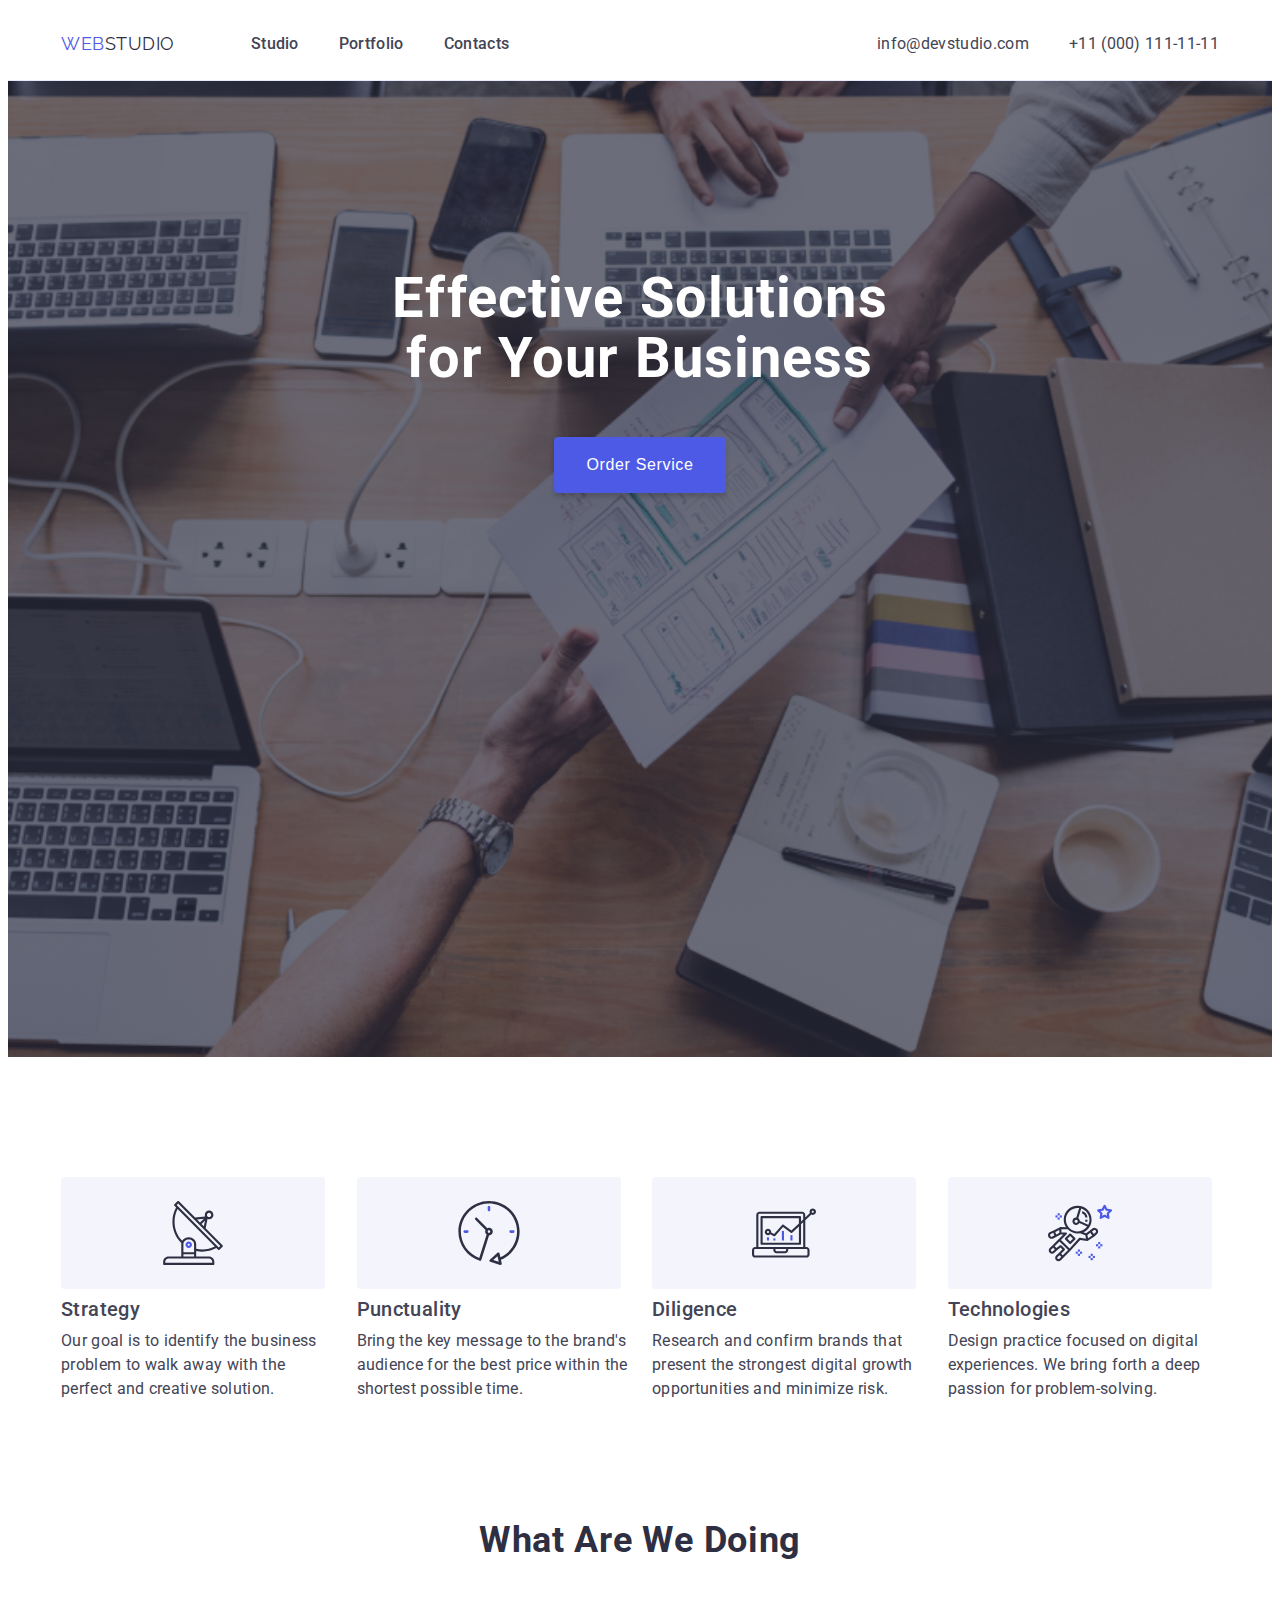
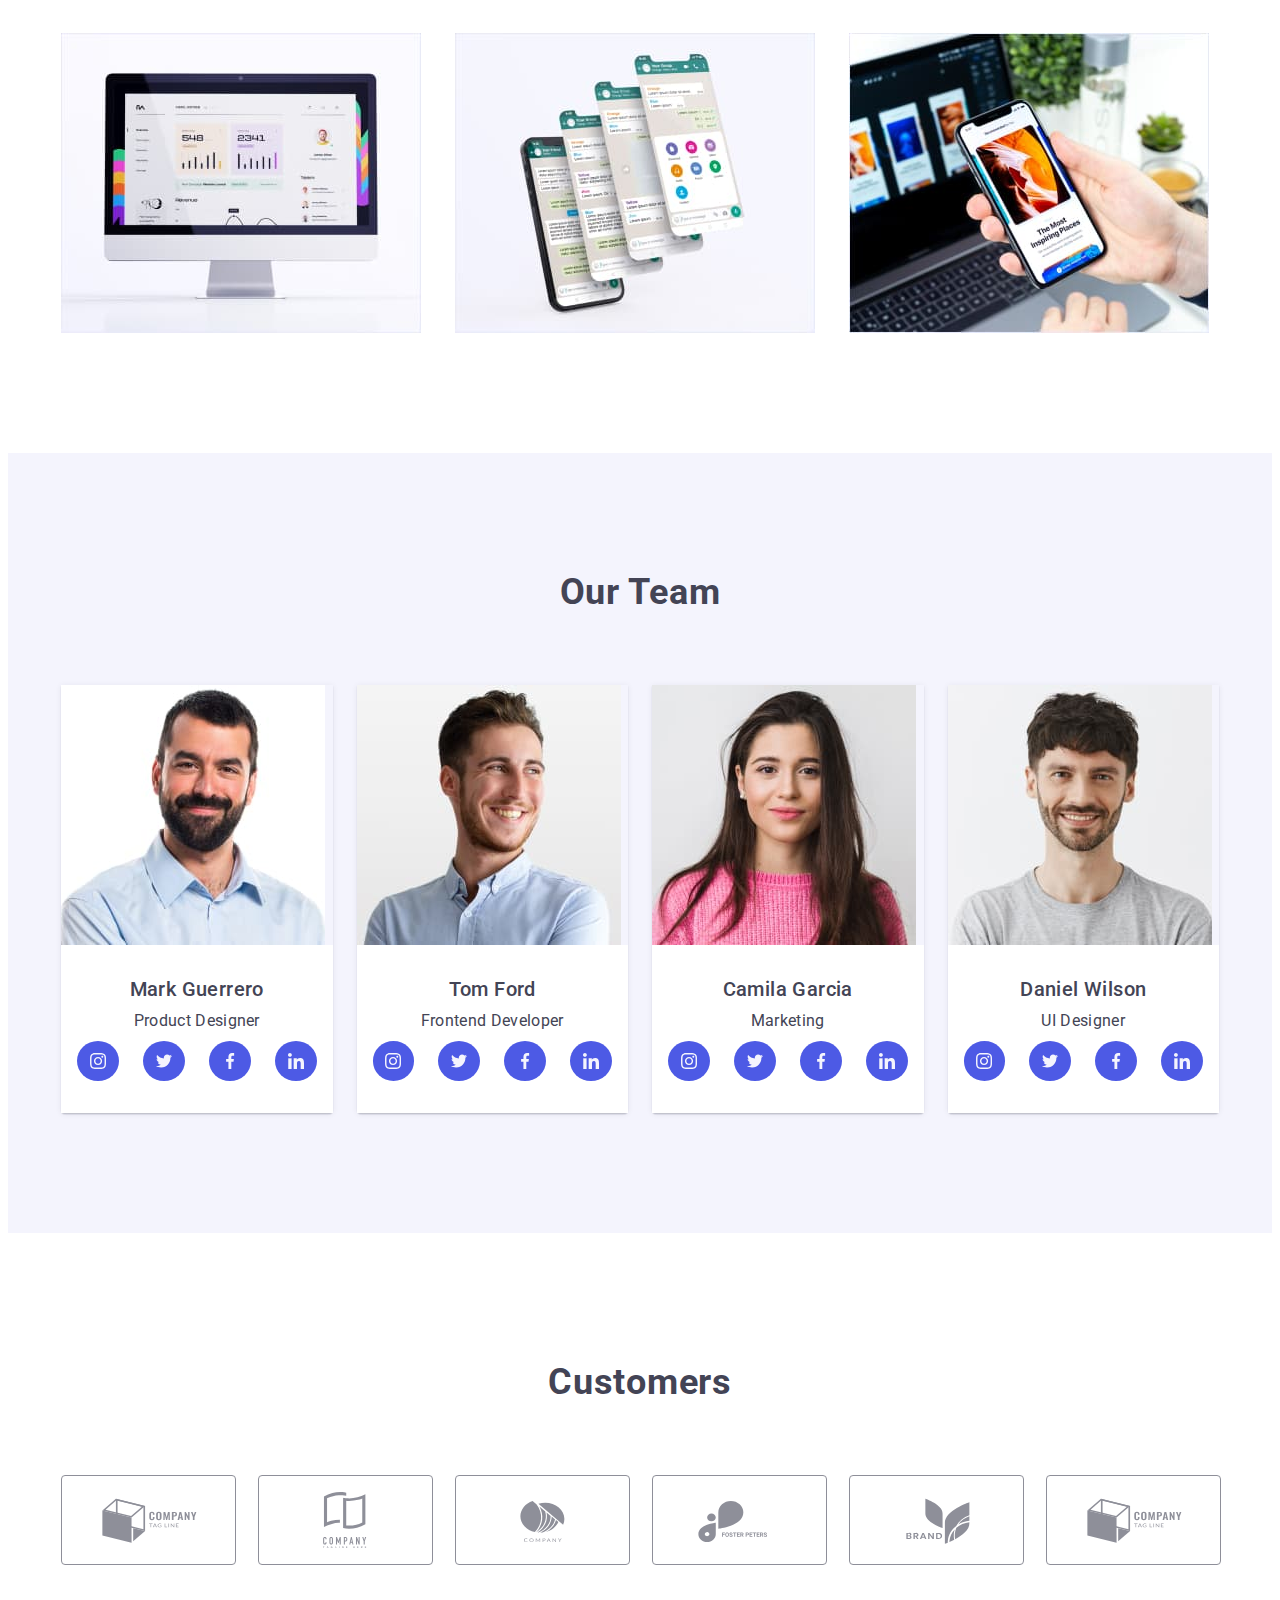
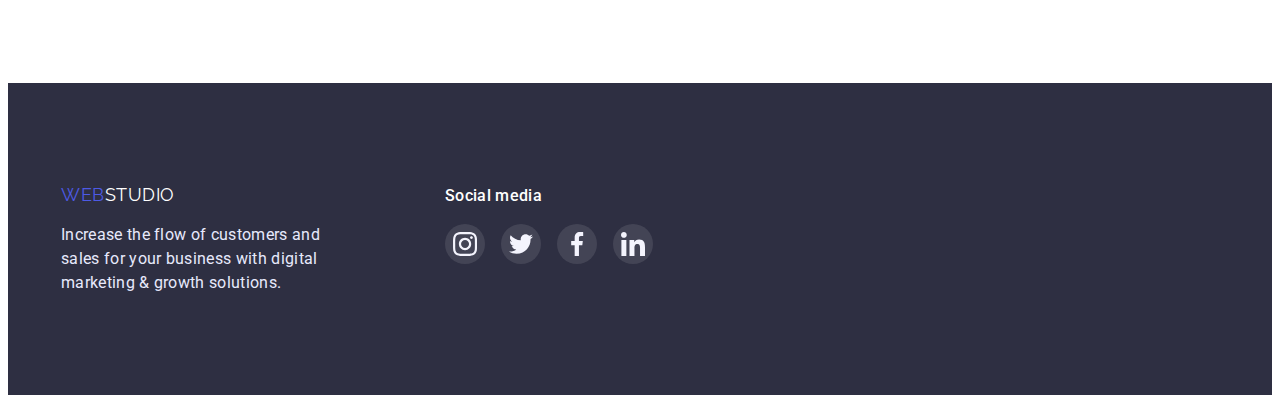
<file: index.html>
<html lang="en">

<head>
    <meta charset="UTF-8">
    <meta http-equiv="X-UA-Compatible" content="IE=edge">
    <meta name="viewport" content="width=device-width, initial scale=1.0">
    <title>Studio</title>
    <link rel="preconnect" href="https://fonts.googleapis.com" />
    <link rel="preconnect" href="https://fonts.gstatic.com" crossorigin />
    <link href="https://fonts.googleapis.com/css2?family=Raleway:wght@800&family=Roboto:wght@400;500;700&display=swap"
        rel="stylesheet" />
    <link rel="stylesheet" href="https://cdnjs.cloudflare.com/ajax/libs/modern-normalize/1.1.0/modern-normalize.min.css"
        integrity="sha512-wpPYUAdjBVSE4KJnH1VR1HeZfpl1ub8YT/NKx4PuQ5NmX2tKuGu6U/JRp5y+Y8XG2tV+wKQpNHVUX03MfMFn9Q=="
        crossorigin="anonymous" referrerpolicy="no-referrer" />
    <link rel="stylesheet" href="./css/styles.css" />

</head>
 
<body>
<header class="header">
    <div class="container navigation">
    <nav class="header-navigation">
        <a href="./index.html" class="header-logo logo">
            <span class="accent">Web</span>Studio
        </a>
        <ul class="header-list list">
            <li class="header-item"><a class="header-link current link" href="">Studio</a></li>
            <li class="header-item"><a class="header-link link" href="./portfolio.html">Portfolio</a></li>
            <li class="header-item"><a class="header-link link" href="">Contacts</a></li>
        </ul>
    </nav>
    <address class="header-address">
        <ul class="header-address-list list">
            <li class="header-address-item"><a class="header-address link" href="mailto:info@devstudio.com">info@devstudio.com</a></li>
             <li class="header-address-item"><a class="header-address link" href="tel:+110001111111">+11 (000) 111-11-11</a></li>
        </ul>
    </address>
    </div>

</header>
<!------------------------------------------------------------------------------------->
<main>
    <section class="hero">
    <div class="container">
        <h1 class="hero-title">Effective Solutions for Your Business</h1>
        <button class="hero-button btn" type="button">Order Service</button>
    </div>
    </section>

<!------------------------------------------------------------------------------------->
    <section class="about section">
        <div class="container">
        <h2 class="visually-hidden">Principles of work</h2>
        <ul class="about-list list">

            <li class="about-item">
                <div class="about-icon">
                    <svg class="about-svg" width="64" height="64">
                        <use href="./images/icons.svg#icon-antenna-1"></use>
                    </svg>
                </div>
                <h3 class="about-pre title">Strategy</h3>
                <p class="about-text">Our goal is to identify the business problem to walk away with the perfect and creative solution.
                </p>
            </li>

            <li class="about-item">
                <div class="about-icon">
                    <svg class="about-svg" width="64" height="64">
                        <use href="./images/icons.svg#icon-clock-1"></use>
                    </svg>
                </div>
                <h3 class="about-pre title">Punctuality</h3>
                <p class="about-text">Bring the key message to the brand's audience for the best price within the shortest possible
                    time.</p>
            </li>

            <li class="about-item">
                <div class="about-icon">
                    <svg class="about-svg" width="64" height="64">
                        <use href="./images/icons.svg#icon-diagram-1"></use>
                    </svg>
                </div>
                <h3 class="about-pre title">Diligence</h3>
                <p class="about-text">Research and confirm brands that present the strongest digital growth opportunities and minimize
                    risk.</p>
            </li>

            <li class="about-item">
                <div class="about-icon">
                    <svg class="about-svg" width="64" height="64">
                        <use href="./images/icons.svg#icon-astronaut-1"></use>
                    </svg>
                </div>
                <h3 class="about-pre title">Technologies</h3>
                <p class="about-text">Design practice focused on digital experiences. We bring forth a deep passion for
                    problem-solving.</p>
            </li>
        </ul>
        </div>
    </section>
    
<!--------------------------------------------------------------------------------------->

    <section class="gallery">
        <div class="container">
        <h2 class="title-gallery">What are we doing</h2>
        <ul class="about-title list">
            <li class="about-title-item">
                <img src="./images/Rectangle.jpg" alt=Desktop width="360">
            </li>
            <li class="about-title-item">
                <img src="./images/Mockup.jpg" alt="Phone mockup" width="360">
            </li>
            <li class="about-title-item">
                <img src="./images/Phone.jpg" alt="Phone laptop" width="360">
            </li>
        </ul>
        </div>
    </section>
    

<!--------------------------------------------------------------------------------------->

    <section class="team section">
        <div class="container">
        <h2 class="team-title">Our Team</h2>
        <ul class="about-team list">
            <li class="team-item">
                <img src="./images/Mark.jpg" alt="Mark" width="264">
                <div class="team-item-wrap">
                <h3 class="team-subtitle title">Mark Guerrero</h3>
                <p class="team-text">Product Designer</p>
                <ul class="team-social list">
                    <li class="team-soc-item">
                        <a class="team-soc-link" href="">
                            <svg class="team-icon" width="16" height="16"> 
                                <use href="./images/icons.svg#icon-instagram-2"></use>
                                </svg>
                        </a>
                    </li>
                    <li class="team-soc-item">
                        <a class="team-soc-link" href="">
                            <svg class="team-icon" width="16" height="16">
                                <use href="./images/icons.svg#icon-twitter-1"></use>
                            </svg>
                        </a>
                    </li>
                    <li class="team-soc-item">
                        <a class="team-soc-link" href="">
                            <svg class="team-icon" width="16" height="16">
                                <use href="./images/icons.svg#icon-facebook-1"></use>
                            </svg>
                        </a>
                    </li>
                    <li class="team-soc-item">
                        <a class="team-soc-link" href="">
                            <svg class="team-icon" width="16" height="16">
                                <use href="./images/icons.svg#icon-linkedin-1"></use>
                            </svg>
                        </a>
                    </li>
                </ul>
                </div>
            </li>
            <li class="team-item">
                <img src="./images/Tom.jpg" alt="Tom" width="264">
                <div class="team-item-wrap">
                <h3 class="team-subtitle title">Tom Ford</h3>
                <p class="team-text">Frontend Developer</p>
                <ul class="team-social list">
                    <li class="team-soc-item">
                        <a class="team-soc-link" href="">
                            <svg class="team-icon" width="16" height="16">
                                <use href="./images/icons.svg#icon-instagram-2"></use>
                            </svg>
                        </a>
                    </li>
                    <li class="team-soc-item">
                        <a class="team-soc-link" href="">
                            <svg class="team-icon" width="16" height="16">
                                <use href="./images/icons.svg#icon-twitter-1"></use>
                            </svg>
                        </a>
                    </li>
                    <li class="team-soc-item">
                        <a class="team-soc-link" href="">
                            <svg class="team-icon" width="16" height="16">
                                <use href="./images/icons.svg#icon-facebook-1"></use>
                            </svg>
                        </a>
                    </li>
                    <li class="team-soc-item">
                        <a class="team-soc-link" href="">
                            <svg class="team-icon" width="16" height="16">
                                <use href="./images/icons.svg#icon-linkedin-1"></use>
                            </svg>
                        </a>
                    </li>
                </ul>
                </div>
            </li>
            <li class="team-item">
                <img src="./images/Camila.jpg" alt="Camila" width="264">
                 <div class="team-item-wrap">
                <h3 class="team-subtitle title">Camila Garcia</h3>
                <p class="team-text">Marketing</p>
                <ul class="team-social list">
                    <li class="team-soc-item">
                        <a class="team-soc-link" href="">
                            <svg class="team-icon" width="16" height="16">
                                <use href="./images/icons.svg#icon-instagram-2"></use>
                            </svg>
                        </a>
                    </li>
                    <li class="team-soc-item">
                        <a class="team-soc-link" href="">
                            <svg class="team-icon" width="16" height="16">
                                <use href="./images/icons.svg#icon-twitter-1"></use>
                            </svg>
                        </a>
                    </li>
                    <li class="team-soc-item">
                        <a class="team-soc-link" href="">
                            <svg class="team-icon" width="16" height="16">
                                <use href="./images/icons.svg#icon-facebook-1"></use>
                            </svg>
                        </a>
                    </li>
                    <li class="team-soc-item">
                        <a class="team-soc-link" href="">
                            <svg class="team-icon" width="16" height="16">
                                <use href="./images/icons.svg#icon-linkedin-1"></use>
                            </svg>
                        </a>
                    </li>
                </ul>
                 </div>
            </li>
            <li class="team-item">
                <img src="./images/Daniel.jpg" alt="Daniel" width="264">
                <div class="team-item-wrap">
                <h3 class="team-subtitle title">Daniel Wilson</h3>
                <p class="team-text">UI Designer</p>
                <ul class="team-social list">
                    <li class="team-soc-item">
                        <a class="team-soc-link" href="">
                            <svg class="team-icon" width="16" height="16">
                                <use href="./images/icons.svg#icon-instagram-2"></use>
                            </svg>
                        </a>
                    </li>
                    <li class="team-soc-item">
                        <a class="team-soc-link" href="">
                            <svg class="team-icon" width="16" height="16">
                                <use href="./images/icons.svg#icon-twitter-1"></use>
                            </svg>
                        </a>
                    </li>
                    <li class="team-soc-item">
                        <a class="team-soc-link" href="">
                            <svg class="team-icon" width="16" height="16">
                                <use href="./images/icons.svg#icon-facebook-1"></use>
                            </svg>
                        </a>
                    </li>
                    <li class="team-soc-item">
                        <a class="team-soc-link" href="">
                            <svg class="team-icon" width="16" height="16">
                                <use href="./images/icons.svg#icon-linkedin-1"></use>
                            </svg>
                        </a>
                    </li>
                </ul>
                </div>
            </li>
        </ul>
        </div>
    </section>

<section class="customers section">
    <div class="container">
        <h2 class="customers-title">Customers</h2>
        <ul class="customers-list list">
            <li class="customers-item">
                <a class="customers-link link" href="">
                    <svg class="customers-logo" width="104" height="56">
                        <use href="./images/icons.svg#icon-Logo-4"></use>
                    </svg>
                </a>
            </li>
            <li class="customers-item">
                <a class="customers-link link" href="">
                    <svg class="customers-logo" width="104" height="56">
                        <use href="./images/icons.svg#icon-group"></use>
                    </svg>
                </a>
            </li>
            <li class="customers-item">
                <a class="customers-link link" href="">
                    <svg class="customers-logo" width="104" height="56">
                        <use href="./images/icons.svg#icon-Logo-5"></use>
                    </svg>
                </a>
            </li>
            <li class="customers-item">
                <a class="customers-link link" href="">
                    <svg class="customers-logo" width="104" height="56">
                        <use href="./images/icons.svg#icon-Logo-1"></use>
                    </svg>
                </a>
            </li>
            <li class="customers-item">
                <a class="customers-link link" href="">
                    <svg class="customers-logo" width="104" height="56">
                        <use href="./images/icons.svg#icon-Logo-2"></use>
                    </svg>
                </a>
            </li>
            <li class="customers-item">
                <a class="customers-link link" href="">
                    <svg class="customers-logo" width="104" height="56">
                        <use href="./images/icons.svg#icon-Logo-4"></use>
                    </svg>
                </a>
            </li>
        </ul>
</div>
</section>
    
<!-------------------------------------------------------------------------------------->
</main>
<footer class="slogan">
    <div class="container slogan-div">
        <div class="slogan-back">
    <a href="./index.html" class="slogan-logo logo"><span class="accent">Web</span>Studio</a>
    <p class="slogan-text">Increase the flow of customers and sales for your business with digital marketing & growth solutions.</p>
        </div>
    <div class="slogan-social">
        <p class="slogan-media">Social media</p>
        <ul class="slogan-media-list list">
            <li class="slogan-media-item">
                <a class="slogan-media-link link" href="">
                    <svg class="slogan-icon" width="24" height="24">
                        <use href="./images/icons.svg#icon-instagram-2"></use>
                    </svg>
                </a>
            </li>

            <li class="slogan-media-item">
                <a class="slogan-media-link link" href="">
                    <svg class="slogan-icon" width="24" height="24">
                        <use href="./images/icons.svg#icon-twitter-1"></use>
                    </svg>
                </a>
            </li>

            <li class="slogan-media-item">
                <a class="slogan-media-link link" href="">
                    <svg class="slogan-icon" width="24" height="24">
                        <use href="./images/icons.svg#icon-facebook-1"></use>
                    </svg>
                </a>
            </li>

            <li class="slogan-media-item">
                <a class="slogan-media-link link" href="">
                    <svg class="slogan-icon" width="24" height="24">
                        <use href="./images/icons.svg#icon-linkedin-1"></use>
                    </svg>
                </a>
            </li>
        </ul>
    </div>
   </div>

</footer>


</body>

</html>
</file>
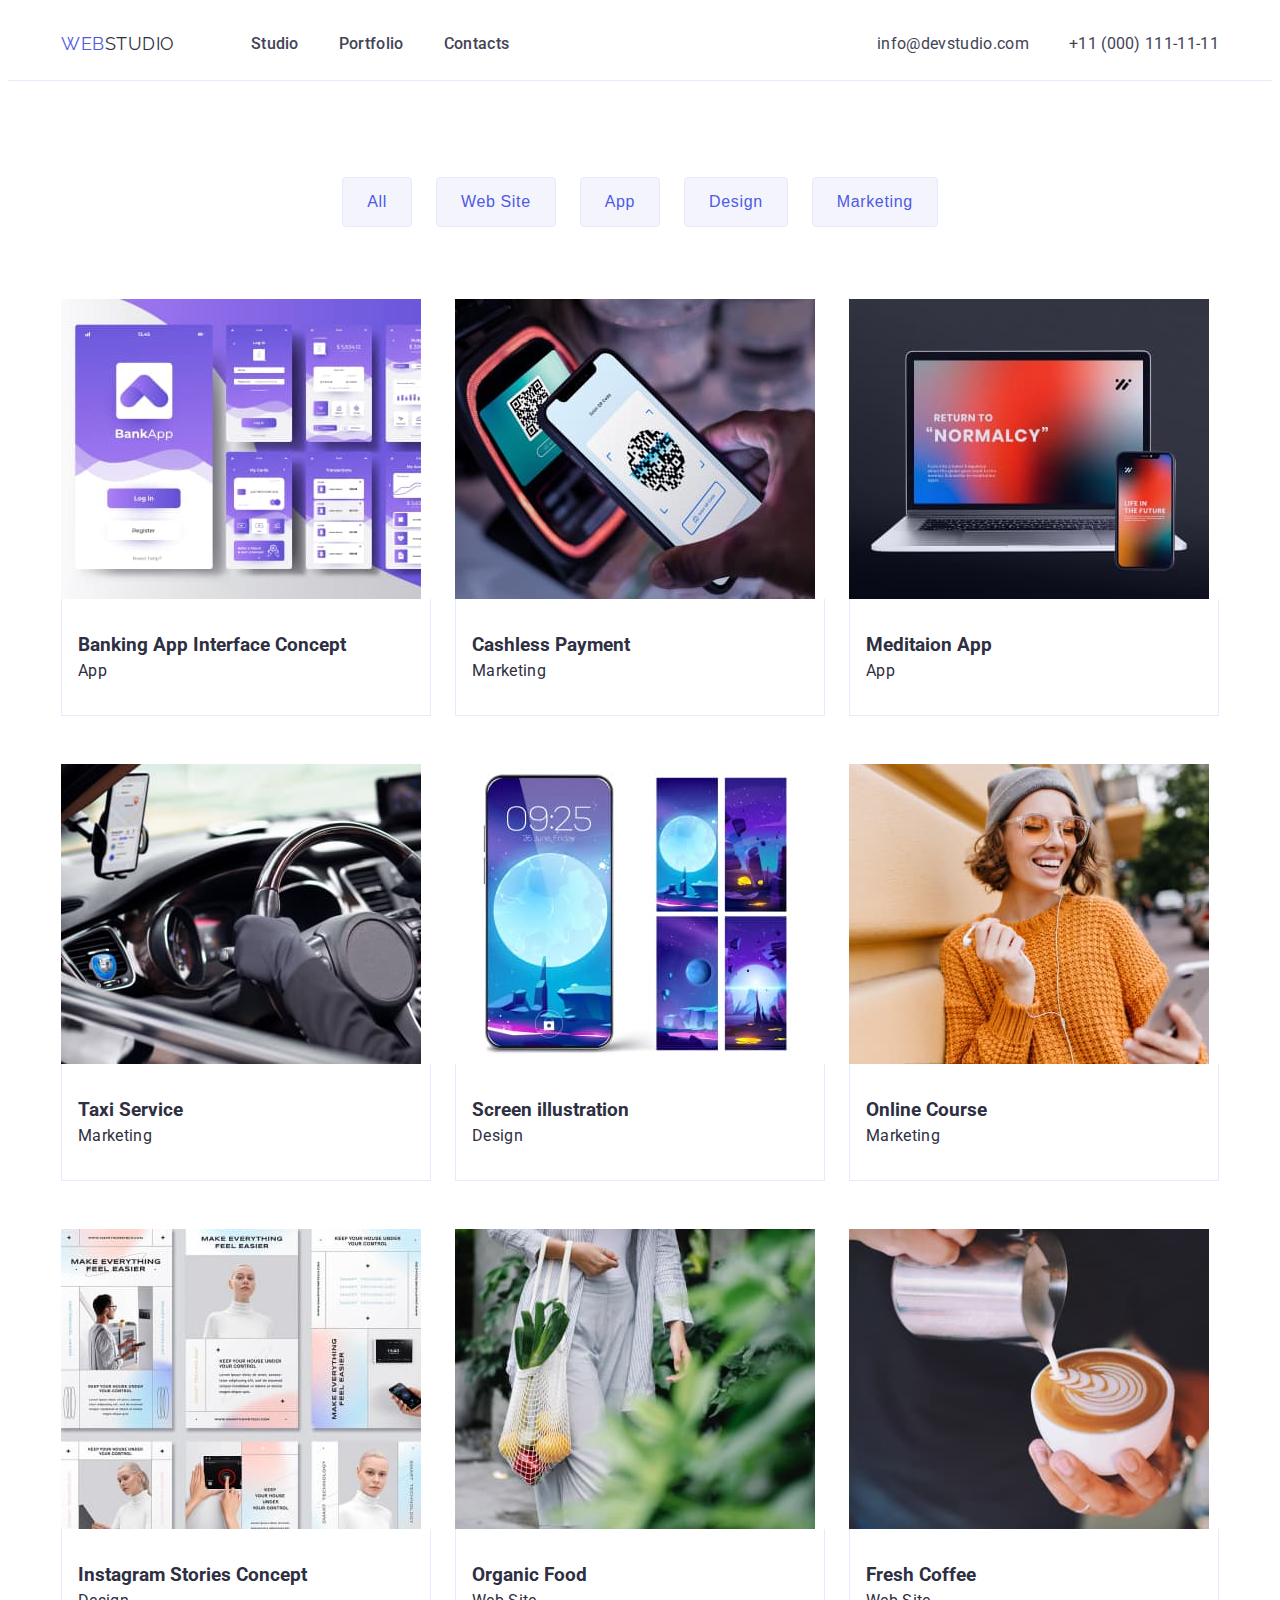
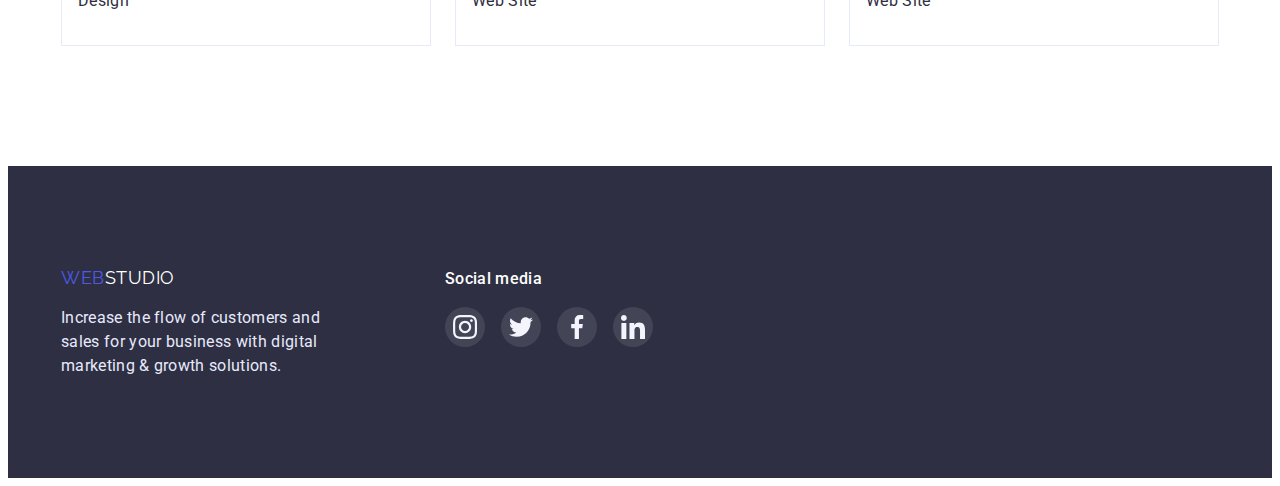
<file: portfolio.html>
<!DOCTYPE html>
<html lang="en">

<head>
    <meta charset="UTF-8">
    <meta http-equiv="X-UA-Compatible" content="IE=edge">
    <meta name="viewport" content="width=device-width, initial scale=1.0">
    <title>Studio</title>
    <link rel="preconnect" href="https://fonts.googleapis.com"/>
    <link rel="preconnect" href="https://fonts.gstatic.com" crossorigin/>
    <link href="https://fonts.googleapis.com/css2?family=Raleway:wght@800&family=Roboto:wght@400;500;700&display=swap"
        rel="stylesheet"/>
    <link rel="stylesheet" href="https://cdnjs.cloudflare.com/ajax/libs/modern-normalize/1.1.0/modern-normalize.min.css"
        integrity="sha512-wpPYUAdjBVSE4KJnH1VR1HeZfpl1ub8YT/NKx4PuQ5NmX2tKuGu6U/JRp5y+Y8XG2tV+wKQpNHVUX03MfMFn9Q=="
            crossorigin="anonymous" referrerpolicy="no-referrer" />
    <link rel="stylesheet" href="https://cdnjs.cloudflare.com/ajax/libs/modern-normalize/1.1.0/modern-normalize.min.css"
        integrity="sha512-wpPYUAdjBVSE4KJnH1VR1HeZfpl1ub8YT/NKx4PuQ5NmX2tKuGu6U/JRp5y+Y8XG2tV+wKQpNHVUX03MfMFn9Q=="
        crossorigin="anonymous"
        referrerpolicy="no-referrer"/>
    <link rel="stylesheet" href="./css/styles.css"/>

</head>
    
<body>
<header class="header">
    <div class="container navigation">
    <nav class="header-navigation">
        <a href="./index.html" class="header-logo logo">
            <span class="accent">Web</span>Studio
        </a>
        <ul class="header-list list">
            <li class="header-item"><a class="header-link link" href="./index.html">Studio</a></li>
            <li class="header-item"><a class="header-link link" href="">Portfolio</a></li>
            <li class="header-item"><a class="header-link link" href="">Contacts</a></li>
        </ul>
    </nav>
    <address class="header-address">
        <ul class="header-address-list list">
            <li class="header-address-item"><a class="header-address link" href="mailto:info@devstudio.com">info@devstudio.com</a></li>
            <li class="header-address-item"><a class="header-address link" href="tel:+110001111111">+11 (000) 111-11-11</a></li>
        </ul>
    </address>
    </div>
</header>

<!------------------------------------------------------------------>
<main>
    <section class="services">
        <div class="container">
        <h1 class="visually-hidden">Filter buttons</h1>
        <ul class="services-count list">
            <li><button class="filter-item btn" type="button">All</button></li>
            <li><button class="filter-item btn" type="button">Web Site</button></li>
            <li><button class="filter-item btn" type="button">App</button></li>
            <li><button class="filter-item btn" type="button">Design</button></li>
            <li><button class="filter-item btn" type="button">Marketing</button></li>
        </ul>
            
        
        <h2 class="visually-hidden">List of projects</h2>
        <ul class="projects-list list">
            <li class="projects-item">
                <a href="" class="portfolio-link">
                    <img src="./images/Bankingapp.jpg" alt="Banking App Interface Concept" width="360">
                    <div class="projects-item-wrap">
                    <h3 class="projects-title">Banking App Interface Concept</h3>
                    <p class="projects-descr">App</p>
                    </div>
                </a>
            </li>
            <li class="projects-item">
                <a href="" class="portfolio-link">
                    <img src="./images/Cashless.jpg" alt="Cashless Payment" width="360">
                    <div class="projects-item-wrap">
                    <h3 class="projects-title">Cashless Payment</h3>
                    <p class="projects-descr">Marketing</p>
                    </div>
                </a>  
            </li>
            <li class="projects-item">
                <a href="" class="portfolio-link">
                    <img src="./images/Meditation.jpg" alt="Meditaion App" width="360">
                    <div class="projects-item-wrap">
                    <h3 class="projects-title">Meditaion App</h3>
                    <p class="projects-descr">App</p>
                    </div>
                </a>
            </li>
            <li class="projects-item">
                <a href="" class="portfolio-link">
                    <img src="./images/Taxi.jpg" alt="Taxi Service" width="360">
                    <div class="projects-item-wrap">
                    <h3 class="projects-title">Taxi Service</h3>
                    <p class="projects-descr">Marketing</p>
                    </div>
                </a>
            </li>
             <li class="projects-item">
                <a href="" class="portfolio-link">
                    <img src="./images/Screenillustration.jpg" alt="Screen illustration" width="360">
                    <div class="projects-item-wrap">
                    <h3 class="projects-title">Screen illustration</h3>
                    <p class="projects-descr">Design</p>
                    </div>
                </a>
            </li>
            <li class="projects-item">
                <a href="" class="portfolio-link">
                    <img src="./images/Onlinecourse.jpg" alt="Online Course" width="360">
                    <div class="projects-item-wrap">
                    <h3 class="projects-title">Online Course</h3>
                    <p class="projects-descr">Marketing</p>
                </a> 
            </li>
            <li class="projects-item">
                <a href="" class="portfolio-link">  
                    <img src="./images/Instagram.jpg" alt="Instagram Stories Concept" width="360">
                    <div class="projects-item-wrap">
                    <h3 class="projects-title">Instagram Stories Concept</h3>
                    <p class="projects-descr">Design</p>
                    </div>
                </a> 
            </li>
            <li class="projects-item">
                <a href="" class="portfolio-link">
                     <img src="./images/Organic.jpg" alt="Organic Food" width="360">
                    <div class="projects-item-wrap">
                     <h3 class="projects-title">Organic Food</h3>
                     <p class="projects-descr">Web Site</p>
                     </div>
                </a>
            </li>
            <li class="projects-item">
                <a href="" class="portfolio-link"> 
                    <img src="./images/Coffee.jpg" alt="Fresh Coffee" width="360">
                    <div class="projects-item-wrap">
                    <h3 class="projects-title">Fresh Coffee</h3>
                    <p class="projects-descr">Web Site</p>
                    </div>
                </a>
            </li>
        </ul>
        </div>
    </section>
</main>

<footer class="slogan">
    <div class="container slogan-div">
        <div class="slogan-back">
            <a href="./index.html" class="slogan-logo logo"><span class="accent">Web</span>Studio</a>
            <p class="slogan-text">Increase the flow of customers and sales for your business with digital marketing &
                growth solutions.</p>
        </div>
        <div class="slogan-social">
            <p class="slogan-media">Social media</p>
            <ul class="slogan-media-list list">
                <li class="slogan-media-item">
                    <a class="slogan-media-link link" href="">
                        <svg class="slogan-icon" width="24" height="24">
                            <use href="./images/icons.svg#icon-instagram-2"></use>
                        </svg>
                    </a>
                </li>

                <li class="slogan-media-item">
                    <a class="slogan-media-link link" href="">
                        <svg class="slogan-icon" width="24" height="24">
                            <use href="./images/icons.svg#icon-twitter-1"></use>
                        </svg>
                    </a>
                </li>

                <li class="slogan-media-item">
                    <a class="slogan-media-link link" href="">
                        <svg class="slogan-icon" width="24" height="24">
                            <use href="./images/icons.svg#icon-facebook-1"></use>
                        </svg>
                    </a>
                </li>

                <li class="slogan-media-item">
                    <a class="slogan-media-link link" href="">
                        <svg class="slogan-icon" width="24" height="24">
                            <use href="./images/icons.svg#icon-linkedin-1"></use>
                        </svg>
                    </a>
                </li>
            </ul>
        </div>
    </div>

</footer>

</body>

</html>
</file>
<file: css/styles.css>
:root {
    --main-text-color: #2E2F42;
    --second-text-color: #434455;
    --main-title-color: #FFFFFF;
    --main-title-bg-color: #2E2F42;
    --white: #FFFFFF;
    --second-bg-color: #F4F4FD;
    --button-bg-color: #F4F4FD;
    --second-btn-color: #4D5AE5;
    --button-hover: #404BBF;
    --footer-hover-color: #31d0aa;
    --footer-text: #E7E9FC;
    --footer-span-color: #F4F4FD;
    --border-color: #e7e9fc;
    --button-shadow: rgba(0, 0, 0, 0.15);
    --about-icon: #F4F4FD;
    --light-border: #8e8f99;
}

/*-----------------------------------------------------*/

body {
    background-color: var(--white);
    color: var(--second-text-color);
    font-family: "Roboto", sans-serif;
    font-size: 16px;
    line-height: 1.5;

}

p,
h1,
h2,
h3,
h4,
h5,
h6 {
    margin: 0;
}

ul {
    margin: 0;
    padding-left: 0;
}

img {
    display: block;
    max-width: 100%;
    height: auto;
}

.list {
    list-style: none;
}

.link {
    text-decoration: none;
}

.link:hover,
.link:focus {
    color: var(--button-hover);
}

.visually-hidden {
    position: absolute;
    white-space: nowrap;
    width: 1px;
    height: 1px;
    overflow: hidden;
    border: 0;
    padding: 0;
    clip: rect(0 0 0 0);
    clip-path: inset(50%);
    margin: -1px;
}

.container {
    width: 100%;
    max-width: 1158px;
    padding: 0 15px;
    margin: 0 auto;
}

.section {
    padding-top: 120px;
    padding-bottom: 120px;
}

/*-----------------------------------------------*/
.btn {
    font-size: 16px;
    font-weight: 500;
    line-height: 1.5;
    letter-spacing: 0.04em;
    cursor: pointer;
}

.btn:hover,
.btn:focus {
    background-color: var(--button-hover);
    color: var(--white);

}

.hero-button {
    min-width: 169px;
    margin: 0 auto;
    padding: 16px 32px;
    border: none;
    border-radius: 4px;
    box-shadow: 0px 4px 4px var(--button-shadow);
    background-color: var(--second-btn-color);
    color: var(--white);
}

.filter-item {
    background-color: var(--button-bg-color);
    color: var(--second-btn-color);
    padding: 12px 24px;
    border-radius: 4px;
    border: 1px solid var(--border-color);
}

.filter-item:hover,
.filter-item:focus {
    color: var(--white);
    background-color: var(--button-hover);
    border: 1px solid transparent;
    box-shadow: 0px 3px 1px rgba(0, 0, 0, 0.1), 0px 2px 1px rgba(0, 0, 0, 0.08),
        0px 2px 2px rgba(0, 0, 0, 0.12);
}

.logo {
    font-family: "Raleway";
    font-size: 18px;
    line-height: 1.33;
    letter-spacing: 0.03em;
    text-transform: uppercase;
    text-decoration: none;
}

.header {
    border-bottom: 1px solid #E7E9FC;
}

.header-navigation {
    display: flex;
    gap: 76px;
}

.navigation {
    display: flex;
    justify-content: space-between;
    align-items: center;

}

.header-logo {
    padding-top: 24px;
    padding-bottom: 24px;
    color: var(--main-title-bg-color);

}

.accent {
    color: var(--second-btn-color);
}

.header-list {
    display: flex;
    gap: 40px;
}

.header-link {
    display: block;
    padding-top: 24px;
    padding-bottom: 24px;
    font-weight: 500;
    letter-spacing: 0.02em;
    color: var(--title-color);
}

.header-link.current {
    color: var(--hover-color);
}

.header-address {
    font-style: normal;
    letter-spacing: 0.02em;
    color: inherit;
}

.header-address-list {
    display: flex;
    gap: 40px;
}

.title {
    margin-bottom: 8px;
    font-weight: 500;
    font-size: 20px;
    line-height: 1.2;
    letter-spacing: 0.02em;
    color: (--main-title-bg-color);
}

.title-gallery {
    font-size: 36px;
    line-height: 1.11;
    text-align: center;
    letter-spacing: 0.02em;
    text-transform: capitalize;
    color: var(--main-text-color);
    padding-bottom: 72px;
}

.about-pre-title {
    font-weight: 500;
    font-size: 20px;
    line-height: 1.2;
    letter-spacing: 0.02em;
    color: var(--main-text-color);
}

.hero {
    max-width: 1440px;
    text-align: center;
    padding-top: 188px;
    padding-bottom: 188px;
    margin: 0 auto;
    height: 600px;
    background-image: no-repeat;
    background-size: cover;
    background-position: center;
    background-image: linear-gradient(to right,
                rgba(46, 47, 66, 0.7),
                rgba(46, 47, 66, 0.7)), url(../images/people-office.jpg);
    
    background-color: var(--main-text-color);
        
}

.hero-title {
    font-size: 56px;
    line-height: 1.07;
    letter-spacing: 0.02em;
    text-align: center;
    color: var(--white);
    margin: 0 auto 48px;
    width: 496px;
}

.about-list {
    display: flex;
    gap: 24px;
}

.about-item {
    flex-basis: calc((100% - 72px) / 4);

}

.about-icon {
    background-color: var(--about-icon);
    border-radius: 4px;
    display: flex;
    height: 112px;
    width: 264px;
    justify-content: center;
    align-items: center;
    margin-bottom: 8px;
}

.about-text {
    letter-spacing: 0.02em;
}

.gallery {
    color: var(--second-bg-color);
    padding-bottom: 120px;
}

.about-title {
    display: flex;
    gap: 24px;
}

.about-title-item {
    flex-basis: calc((100% - 48px) / 3);
}

.about-team {
    display: flex;
    gap: 24px;
}

.team {
    background-color: var(--second-bg-color);
}

.team-item {
    flex-basis: calc((100% - 72px) / 4);
    box-shadow: 0px 1px 6px rgba(46, 47, 66, 0.08),
        0px 1px 1px rgba(46, 47, 66, 0.16), 0px 2px 1px rgba(46, 47, 66, 0.08);
    border-radius: 0px 0px 4px 4px;
}

.team-title {
    margin-bottom: 72px;
    font-size: 36px;
    line-height: 1.11;
    text-align: center;
    letter-spacing: 0.02em;
    text-transform: capitalize;
    color: var(--title-color);
}

.team-item-wrap {
    padding: 32px 16px;
    text-align: center;
    background-color: var(--white);
}

.team-text {
    letter-spacing: 0.02em;
    margin-bottom: 8px;
}

.team-social {
    display: flex;
    gap: 24px;
}

.team-soc-item {
    flex-basis: calc((100% - 72px) / 4);
    height: 40px;
    
}

.team-soc-link {
        display: flex;
        width: 100%;
        height: 100%;
        justify-content: center;
        align-items: center;
        background-color: var(--second-btn-color);
        border-radius: 50%;
}

.team-soc-link:hover,
.team-soc-link:focus {
background-color: var(--button-hover);
}


.portfolio-link {
    text-decoration: none;
}

.portfolio-item-wrap:hover {
    box-shadow: 0px 1px 6px rgba(46, 47, 66, 0.08),
            0px 1px 1px rgba(46, 47, 66, 0.16), 0px 2px 1px rgba(46, 47, 66, 0.08);
        border: 0.5px solid var(--second-bg-color);
        border-top: none;

}

.portfolio-link:hover {
    box-shadow: 0px 1px 6px rgba(46, 47, 66, 0.08),
            0px 1px 1px rgba(46, 47, 66, 0.16), 0px 2px 1px rgba(46, 47, 66, 0.08);
        border: 0.5px solid var(--second-bg-color);
        border-top: none;
} 

.projects-descr {
    letter-spacing: 0.02em;
    color: var(--main-title-bg-color);
}

.customers {
    padding-top: 130px;
}

.customers-title {
    margin-bottom: 72px;
        font-size: 36px;
        line-height: 1.11;
        text-align: center;
        letter-spacing: 0.02em;
        text-transform: capitalize;
        color: var(--title-color);
}

.customers-list {
    display: flex;
        gap: 24px;
}

.customers-item {
    flex-basis: calc((100% - 120px) / 6);
    height: 88px;
}

.customers-link {
    display: flex;
    justify-content: center;
    align-items: center;
    border-radius: 4px;
    border: 1px solid var(--light-border);
    color: var(--light-border);
    width: 100%;
    height: 100%;
   
}

.customers-link:hover,
.customers-link:focus {
    color: var(--button-hover);
    border-color: var(--butt);
}

.customers-logo {
            fill: currentColor;
}

.slogan {
    background-color: var(--main-title-bg-color);
    padding-top: 100px;
    padding-bottom: 100px;
}

.slogan-div {
    display: flex;
            align-items: baseline;
}



.slogan-logo {
    color: var(--white);
    display: block;
    margin-bottom: 16px;
}

.slogan-text {
    color: var(--footer-text);
    width: 264px;
    letter-spacing: 0.02em;
}

.slogan-social {
        display: flex;
        flex-direction: column;
        gap: 16px;
        margin-left: 120px;
    }

.slogan-media {
        font-weight: 500;
        letter-spacing: 0.02em;
        color: var(--white);
}

.slogan-media-list {
    display: flex;
        gap: 16px;
}

.slogan-media-item {
    flex-basis: calc((100% - 48px) / 4);
    height: 40px;
    width: 40px;
}

.slogan-media-link {
    display: flex;
    justify-content: center;
    align-items: center;
    width: 100%;
    height: 100%;
    border-radius: 50%;
    background: rgba(255, 255, 255, 0.1);
    
}

.slogan-media-link:hover,
.slogan-media-link:focus {
    background-color: var(--footer-hover-color);
}

.projects-title {
    color: var(--main-text-color)
}

.services {
    padding-top: 96px;
    padding-bottom: 120px;
}

.services-count {
    display: flex;
    justify-content: center;
    align-items: center;
    margin-bottom: 72px;
    gap: 24px;
}

.projects-list {
    display: flex;
    flex-wrap: wrap;
    column-gap: 24px;
    row-gap: 48px;
}

.projects-item {
    flex-basis: calc((100% - 48px) / 3);
}
    

.projects-title {
    margin-bottom: 8;
}

.projects-item-wrap {
    padding: 32px 0 32px 16px;
    border: 1px solid var(--border-color);
    border-top: none;
}

.portfolio-link {
    display: block
}

.portfolio-link:hover
.portfolio-link:focus {
    box-shadow: 0px 1px 6px rgba(46, 47, 66, 0.08),
        0px 1px 1px rgba(46, 47, 66, 0.16), 0px 2px 1px rgba(46, 47, 66, 0.08);
    
}
</file>
